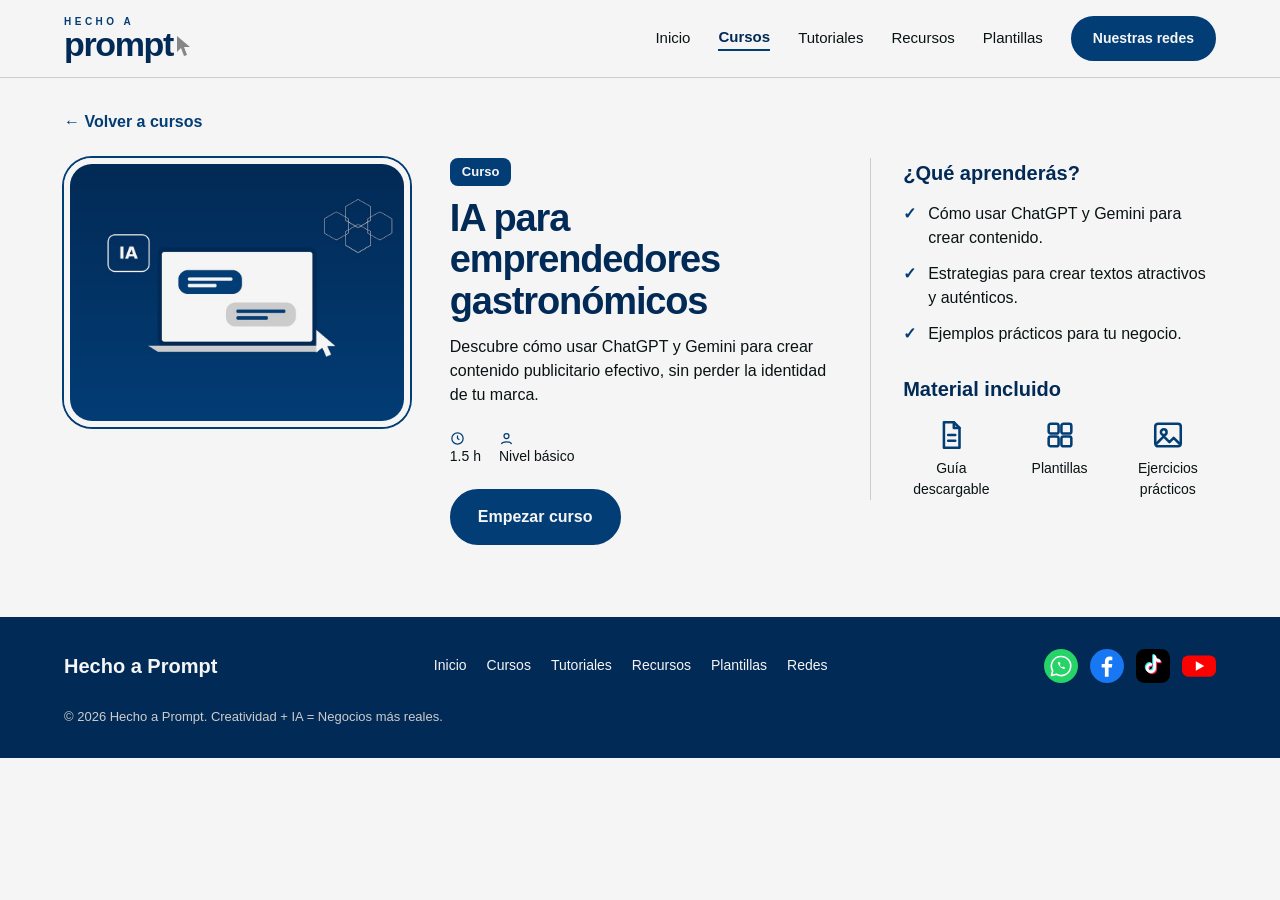
<file: web-curso/index.html>
<!doctype html>
<html lang="es">
<head>
<meta charset="utf-8">
<meta name="viewport" content="width=device-width,initial-scale=1">
<title>Curso | Hecho a Prompt</title>
<meta name="description" content="Detalle del curso.">
<link rel="stylesheet" href="/shared/css/variables.css">
<link rel="stylesheet" href="/shared/css/reset.css">
<link rel="stylesheet" href="/shared/css/components.css">
<link rel="stylesheet" href="/shared/css/sitio.css">
</head>
<body data-pagina="cursos">
<div id="cabecera"></div>
<main>
<div class="cont"><a class="volver" href="/web-cursos/">← Volver a cursos</a><div class="detalle" id="detalle"></div></div>
</main>
<div id="pie"></div>
<script src="/shared/js/links.js"></script>
<script src="/shared/js/contenido.js"></script>
<script src="/shared/js/layout.js"></script>
<script src="/shared/js/render.js"></script>
<script src="/web-curso/js/main.js"></script>
</body>
</html>
</file>
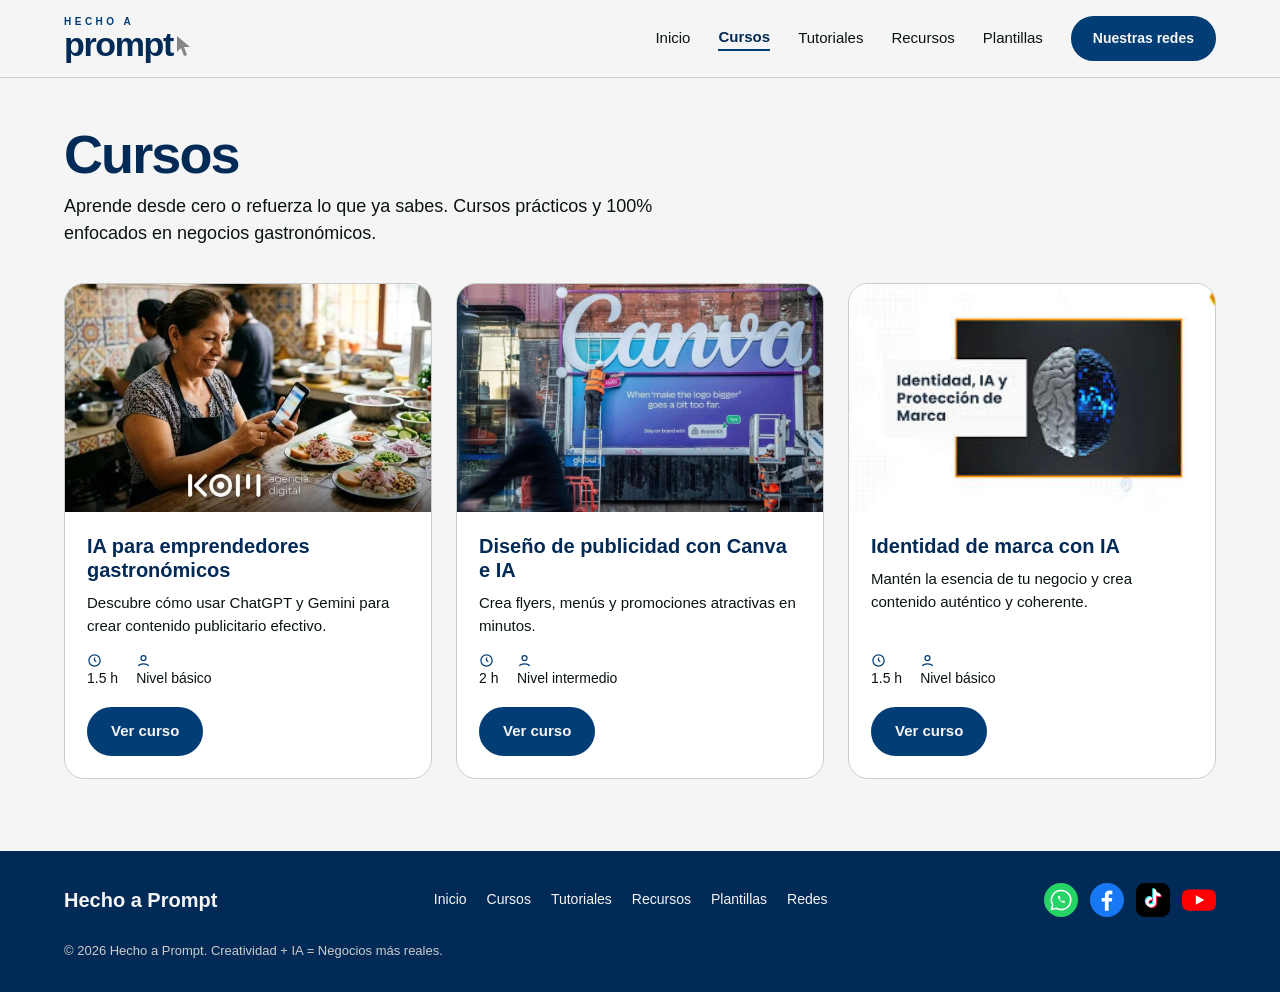
<file: web-cursos/index.html>
<!doctype html>
<html lang="es">
<head>
<meta charset="utf-8">
<meta name="viewport" content="width=device-width,initial-scale=1">
<title>Cursos | Hecho a Prompt</title>
<meta name="description" content="Cursos prácticos enfocados en negocios gastronómicos.">
<link rel="stylesheet" href="/shared/css/variables.css">
<link rel="stylesheet" href="/shared/css/reset.css">
<link rel="stylesheet" href="/shared/css/components.css">
<link rel="stylesheet" href="/shared/css/sitio.css">
</head>
<body data-pagina="cursos">
<div id="cabecera"></div>
<main>
<div class="cont pagina-cab"><h1>Cursos</h1><p>Aprende desde cero o refuerza lo que ya sabes. Cursos prácticos y 100% enfocados en negocios gastronómicos.</p></div>
<div class="cont rejilla" id="lista"></div>
</main>
<div id="pie"></div>
<script src="/shared/js/links.js"></script>
<script src="/shared/js/contenido.js"></script>
<script src="/shared/js/layout.js"></script>
<script src="/shared/js/render.js"></script>
<script src="/web-cursos/js/main.js"></script>
</body>
</html>
</file>
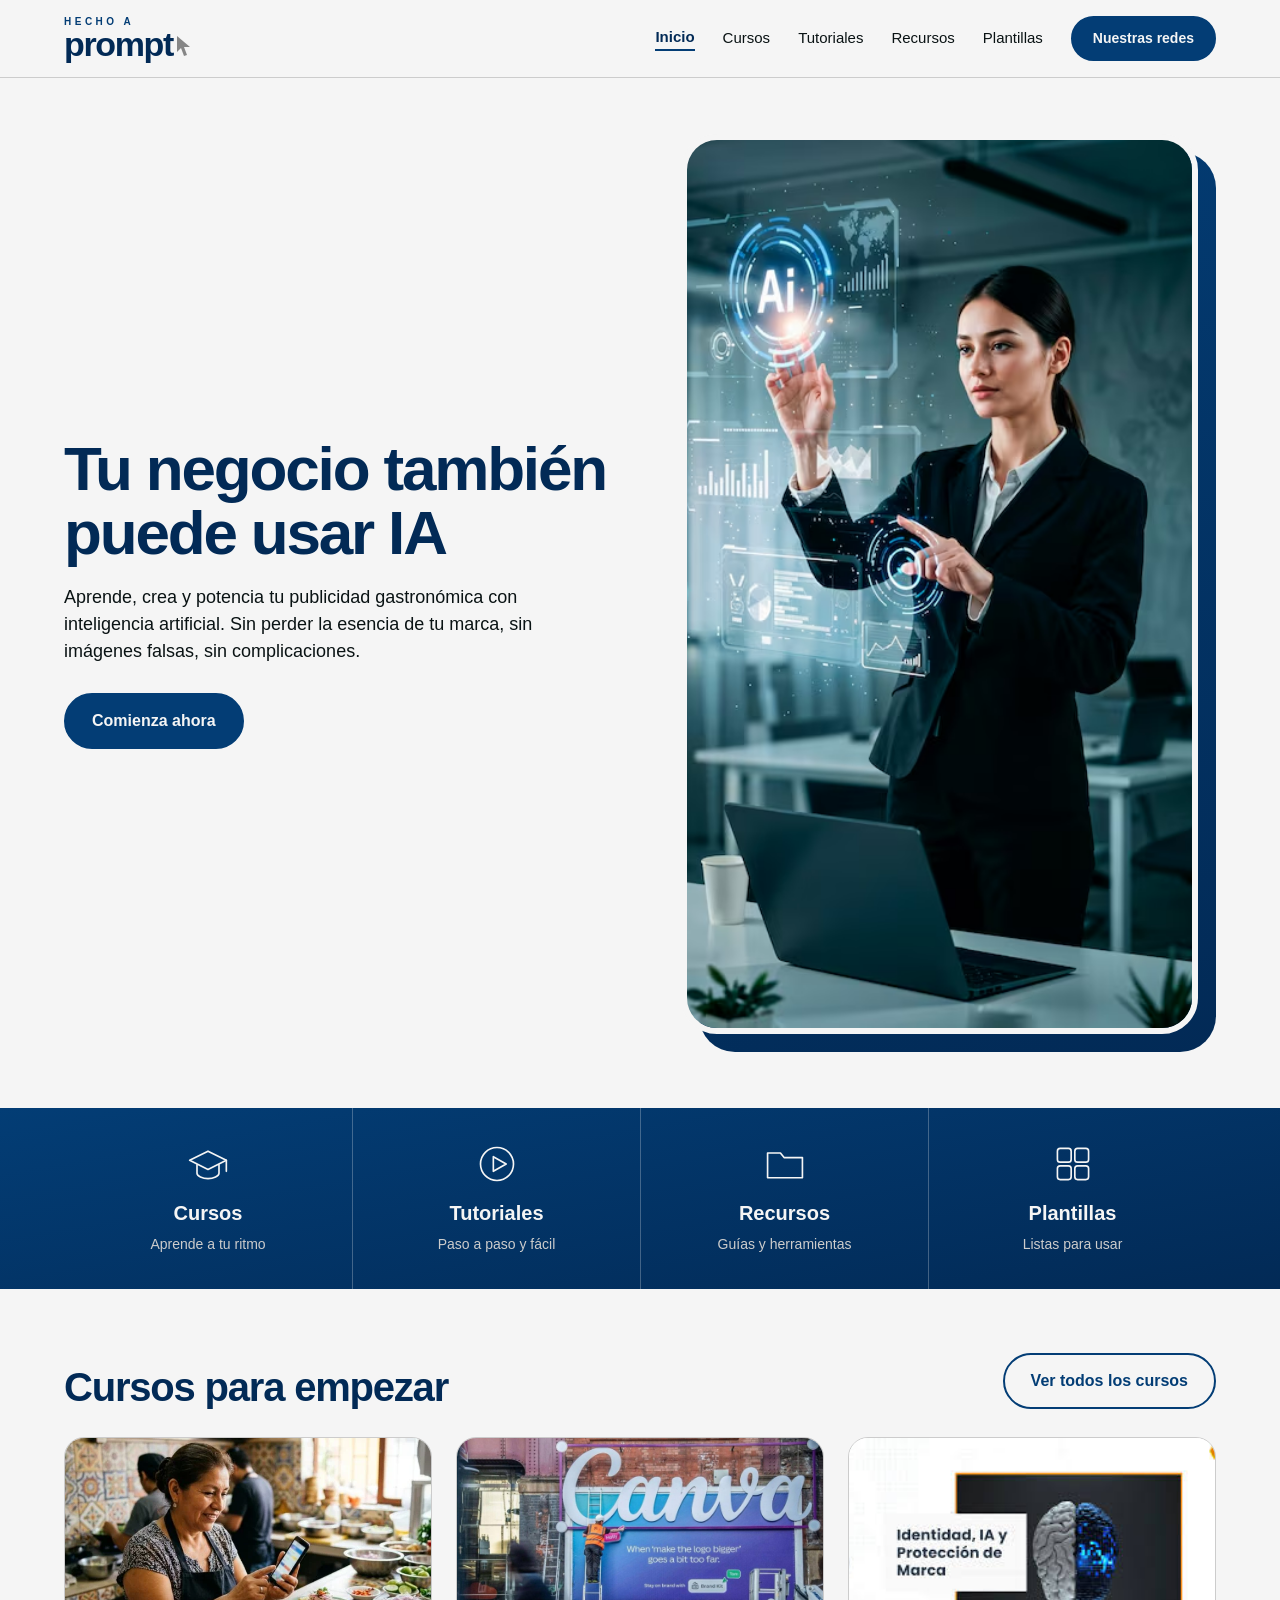
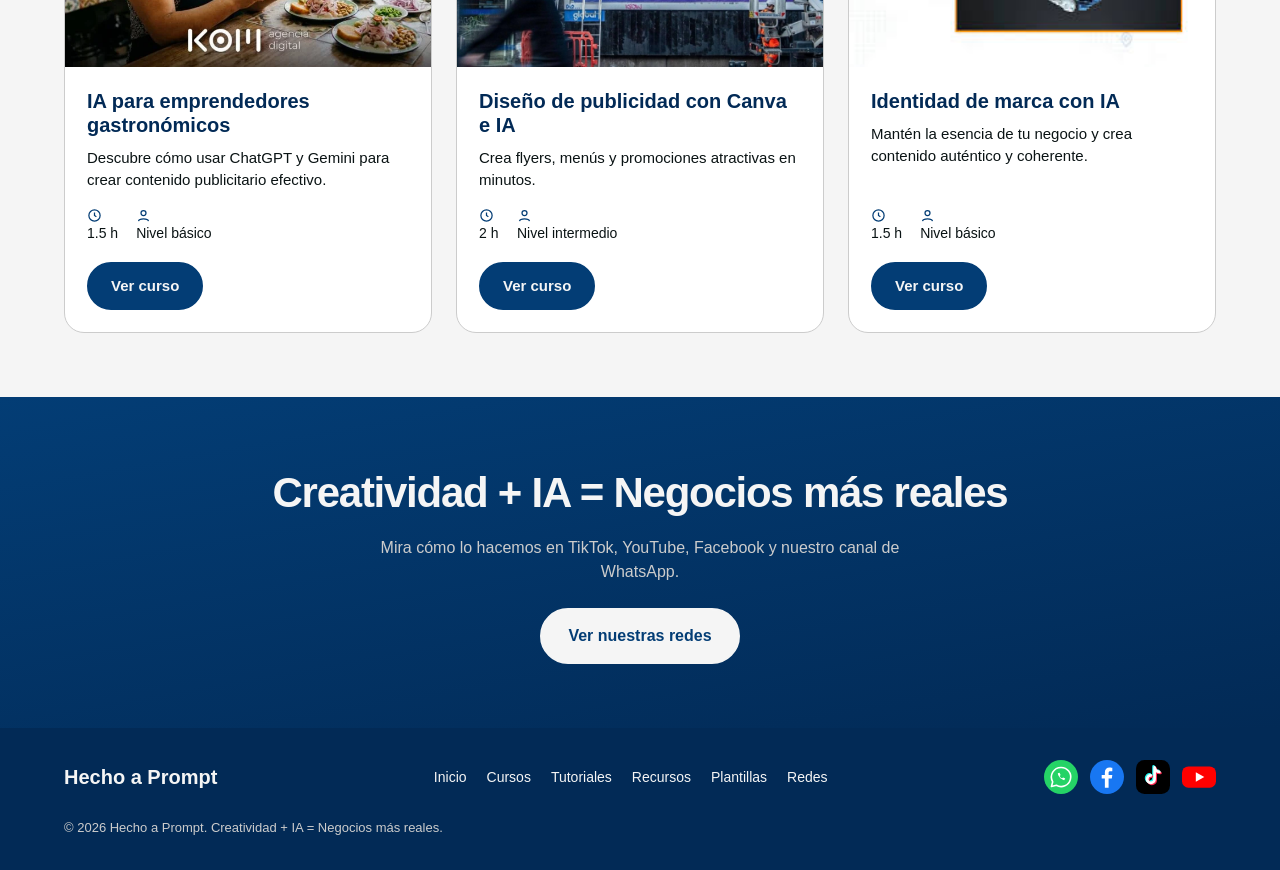
<file: web-inicio/index.html>
<!doctype html>
<html lang="es">
<head>
<meta charset="utf-8">
<meta name="viewport" content="width=device-width,initial-scale=1">
<title>Inicio | Hecho a Prompt</title>
<meta name="description" content="Cursos grabados para emprendedores que quieren usar IA a su ritmo.">
<link rel="stylesheet" href="/shared/css/variables.css">
<link rel="stylesheet" href="/shared/css/reset.css">
<link rel="stylesheet" href="/shared/css/components.css">
<link rel="stylesheet" href="/shared/css/sitio.css">
</head>
<body data-pagina="inicio">
<div id="cabecera"></div>
<main>
<div class="cont hero">
  <div>
    <h1>Tu negocio también puede usar IA</h1>
    <p>Aprende, crea y potencia tu publicidad gastronómica con inteligencia artificial. Sin perder la esencia de tu marca, sin imágenes falsas, sin complicaciones.</p>
    <a class="btn" href="/web-cursos/">Comienza ahora</a>
  </div>
  <div class="marco"><img src="/shared/assets/img/hero-inicio.jpg" alt="Emprendedor gastronómico usando IA para su publicidad" width="1200" height="900"></div>
</div>
<section class="franja"><div class="cont franja__in">
  <a href="/web-cursos/"><svg viewBox="0 0 48 48" aria-hidden="true"><path d="M24 10L4 20l20 10 20-10z"/><path d="M12 25v9c0 3 6 6 12 6s12-3 12-6v-9M44 20v12"/></svg><strong>Cursos</strong><span>Aprende a tu ritmo</span></a>
  <a href="/web-tutoriales/"><svg viewBox="0 0 48 48" aria-hidden="true"><circle cx="24" cy="24" r="18"/><path d="M20 16l14 8-14 8z"/></svg><strong>Tutoriales</strong><span>Paso a paso y fácil</span></a>
  <a href="/web-recursos/"><svg viewBox="0 0 48 48" aria-hidden="true"><path d="M5 12h14l4 5h20v22H5z"/></svg><strong>Recursos</strong><span>Guías y herramientas</span></a>
  <a href="/web-plantillas/"><svg viewBox="0 0 48 48" aria-hidden="true"><rect x="7" y="7" width="15" height="15" rx="3"/><rect x="26" y="7" width="15" height="15" rx="3"/><rect x="7" y="26" width="15" height="15" rx="3"/><rect x="26" y="26" width="15" height="15" rx="3"/></svg><strong>Plantillas</strong><span>Listas para usar</span></a>
</div></section>
<section class="cont seccion">
  <div class="seccion__cab"><h2 class="titulo">Cursos para empezar</h2><a class="btn btn--borde" href="/web-cursos/">Ver todos los cursos</a></div>
  <div class="rejilla" id="destacados" style="padding:0"></div>
</section>
<section class="cierre"><div class="cont">
  <h2>Creatividad + IA = Negocios más reales</h2>
  <p>Mira cómo lo hacemos en TikTok, YouTube, Facebook y nuestro canal de WhatsApp.</p>
  <a class="btn btn--claro" href="/web-redes/">Ver nuestras redes</a>
</div></section>
</main>
<div id="pie"></div>
<script src="/shared/js/links.js"></script>
<script src="/shared/js/contenido.js"></script>
<script src="/shared/js/layout.js"></script>
<script src="/shared/js/render.js"></script>
<script src="/web-inicio/js/main.js"></script>
</body>
</html>
</file>
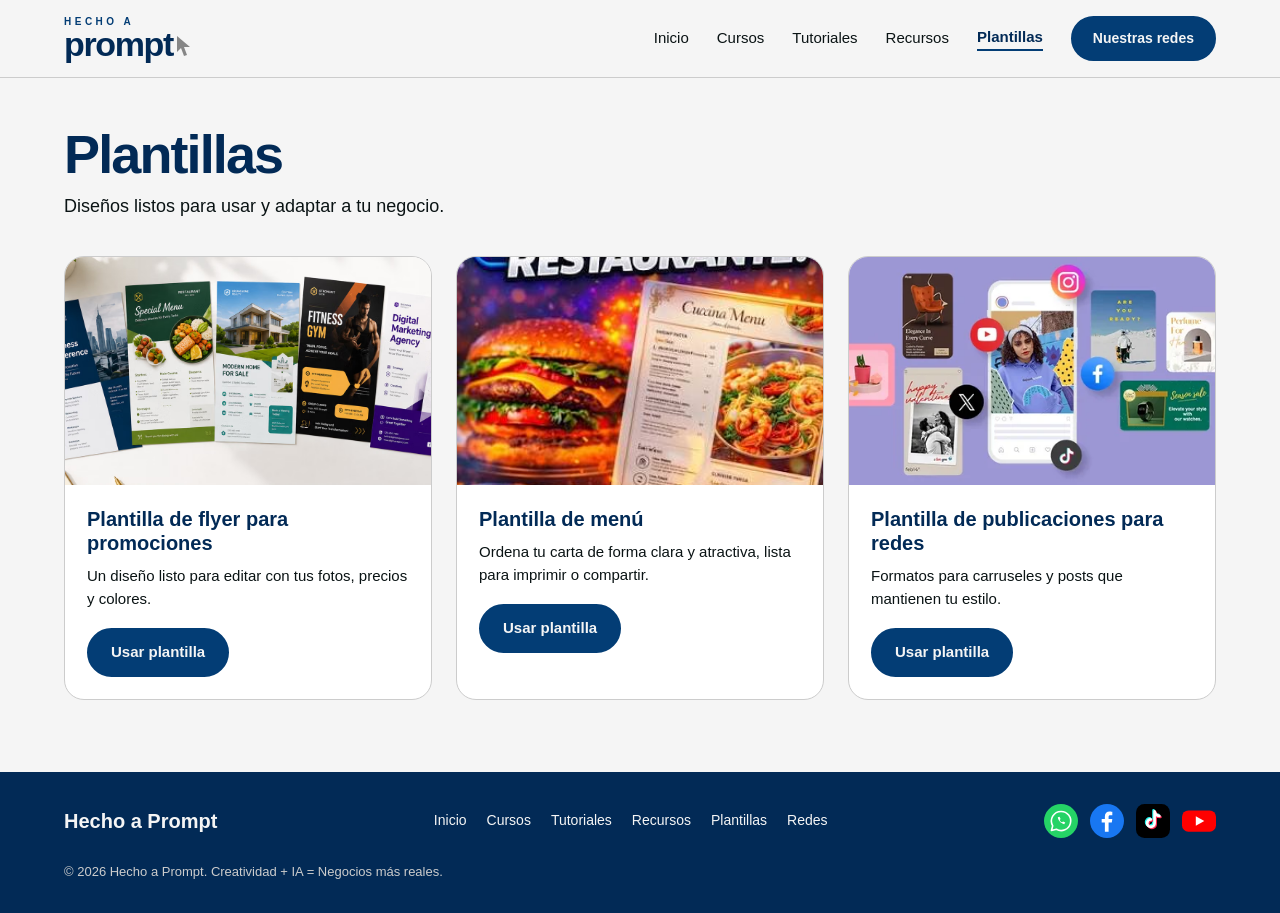
<file: web-plantillas/index.html>
<!doctype html>
<html lang="es">
<head>
<meta charset="utf-8">
<meta name="viewport" content="width=device-width,initial-scale=1">
<title>Plantillas | Hecho a Prompt</title>
<meta name="description" content="Plantillas listas para usar en tu negocio.">
<link rel="stylesheet" href="/shared/css/variables.css">
<link rel="stylesheet" href="/shared/css/reset.css">
<link rel="stylesheet" href="/shared/css/components.css">
<link rel="stylesheet" href="/shared/css/sitio.css">
</head>
<body data-pagina="plantillas">
<div id="cabecera"></div>
<main>
<div class="cont pagina-cab"><h1>Plantillas</h1><p>Diseños listos para usar y adaptar a tu negocio.</p></div>
<div class="cont rejilla" id="lista"></div>
</main>
<div id="pie"></div>
<script src="/shared/js/links.js"></script>
<script src="/shared/js/contenido.js"></script>
<script src="/shared/js/layout.js"></script>
<script src="/shared/js/render.js"></script>
<script src="/web-plantillas/js/main.js"></script>
</body>
</html>
</file>
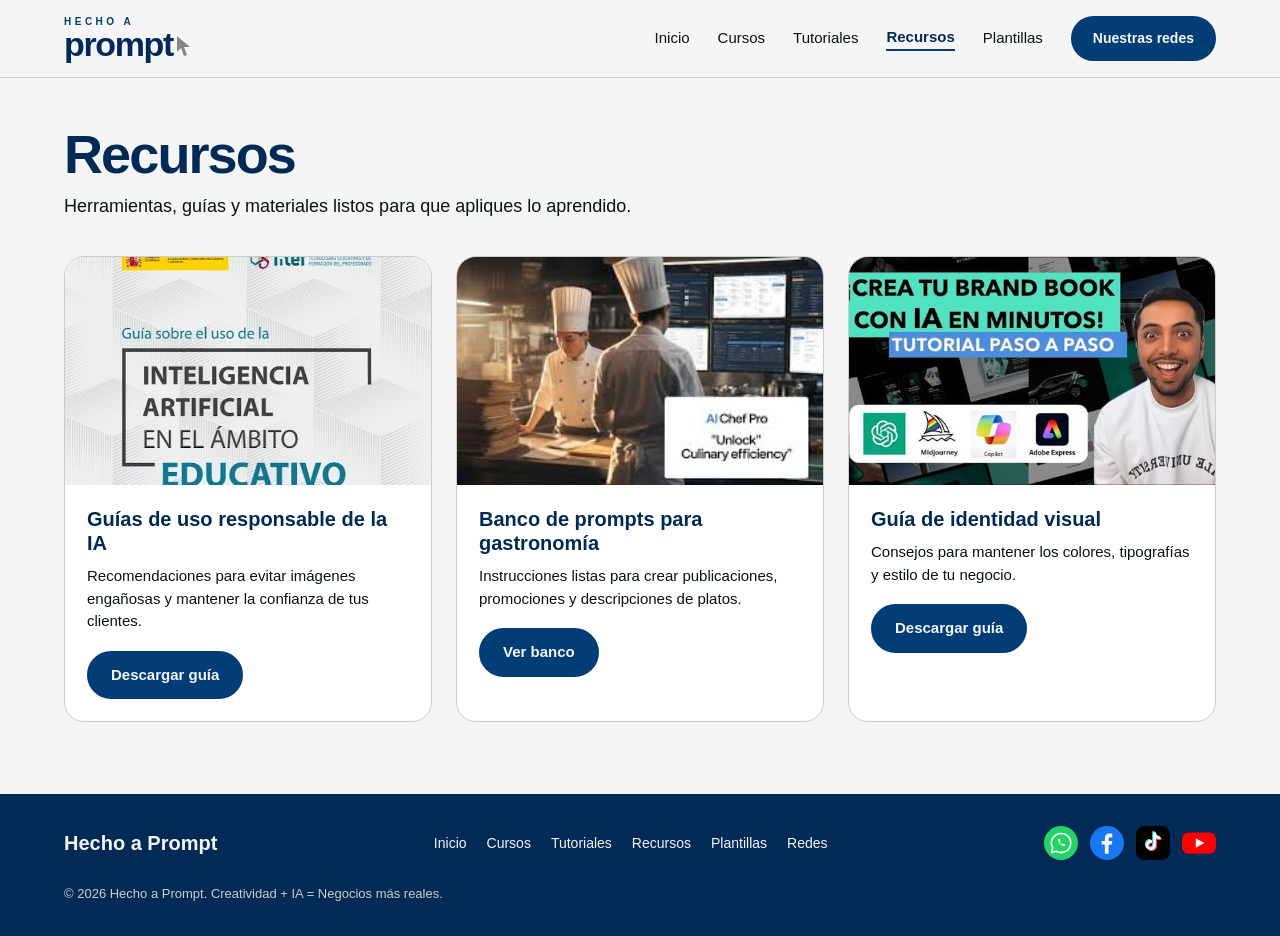
<file: web-recursos/index.html>
<!doctype html>
<html lang="es">
<head>
<meta charset="utf-8">
<meta name="viewport" content="width=device-width,initial-scale=1">
<title>Recursos | Hecho a Prompt</title>
<meta name="description" content="Herramientas, guías y materiales listos para aplicar.">
<link rel="stylesheet" href="/shared/css/variables.css">
<link rel="stylesheet" href="/shared/css/reset.css">
<link rel="stylesheet" href="/shared/css/components.css">
<link rel="stylesheet" href="/shared/css/sitio.css">
</head>
<body data-pagina="recursos">
<div id="cabecera"></div>
<main>
<div class="cont pagina-cab"><h1>Recursos</h1><p>Herramientas, guías y materiales listos para que apliques lo aprendido.</p></div>
<div class="cont rejilla" id="lista"></div>
</main>
<div id="pie"></div>
<script src="/shared/js/links.js"></script>
<script src="/shared/js/contenido.js"></script>
<script src="/shared/js/layout.js"></script>
<script src="/shared/js/render.js"></script>
<script src="/web-recursos/js/main.js"></script>
</body>
</html>
</file>
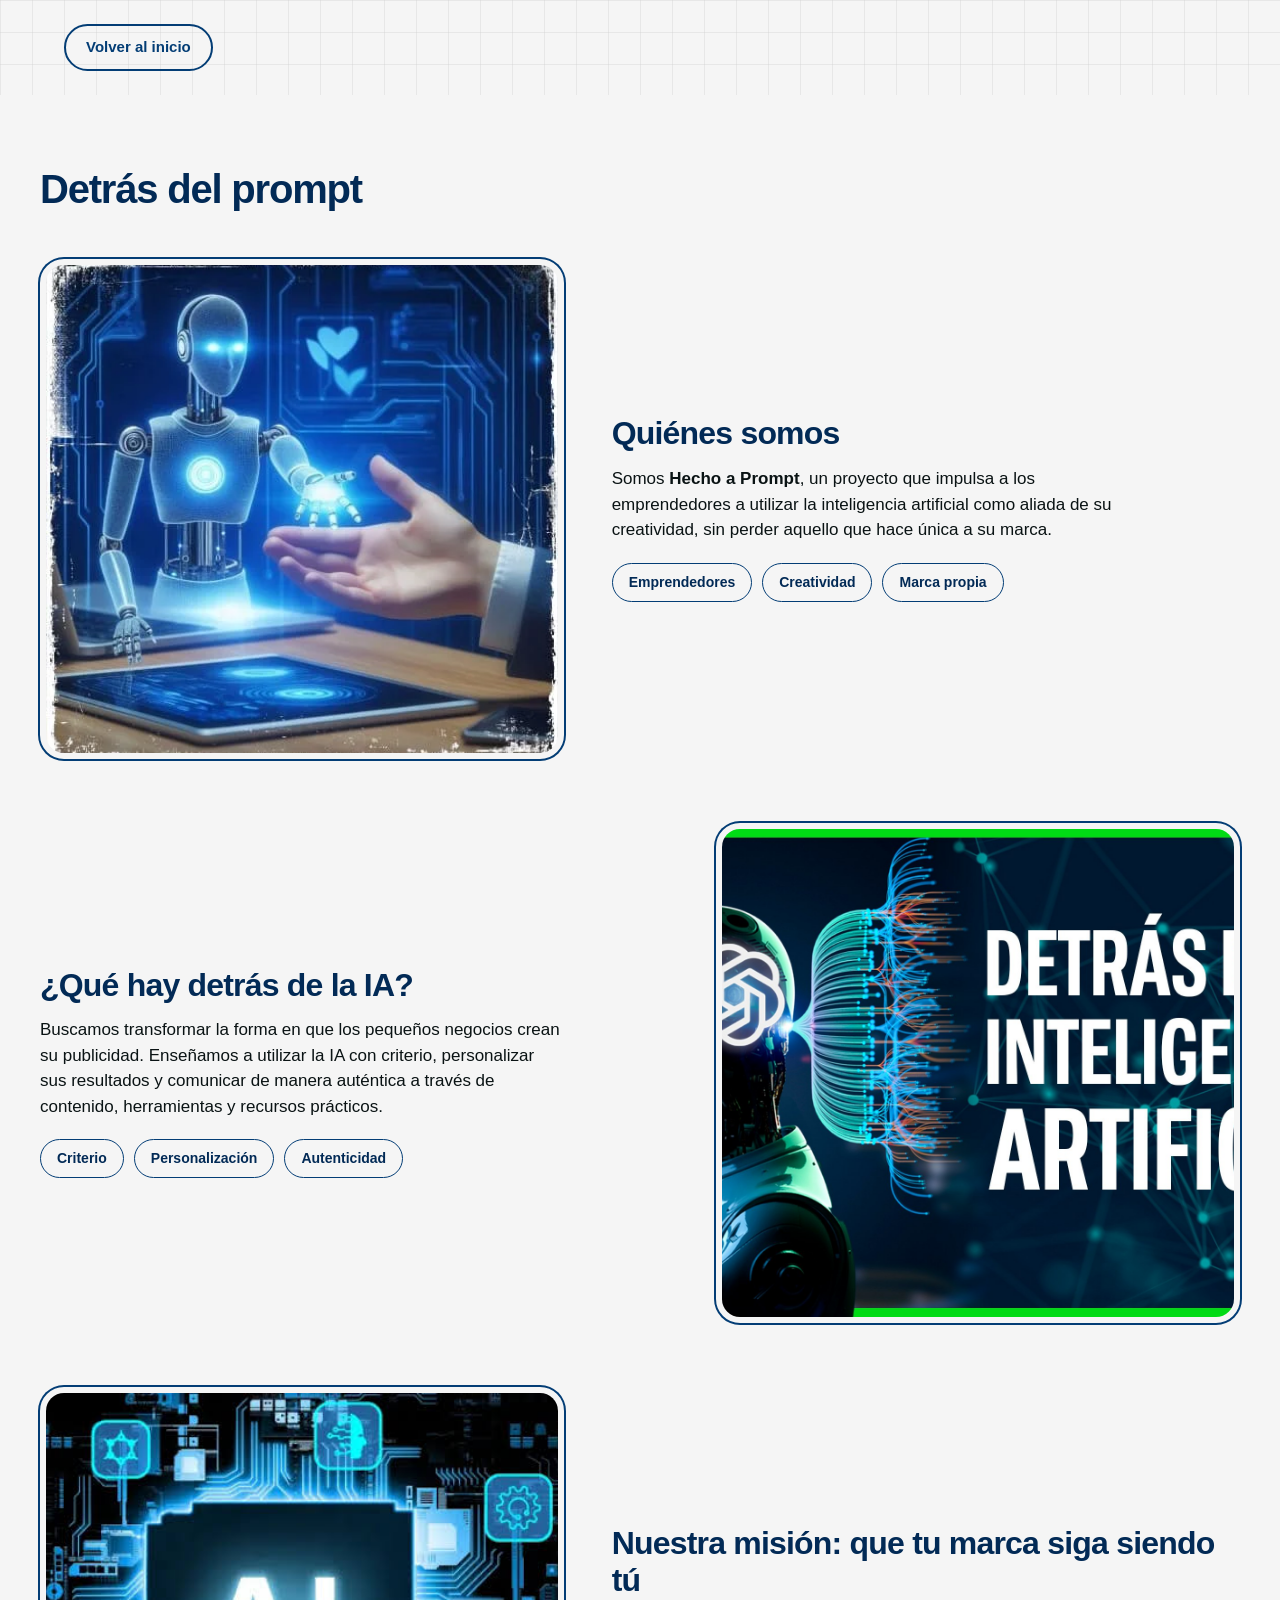
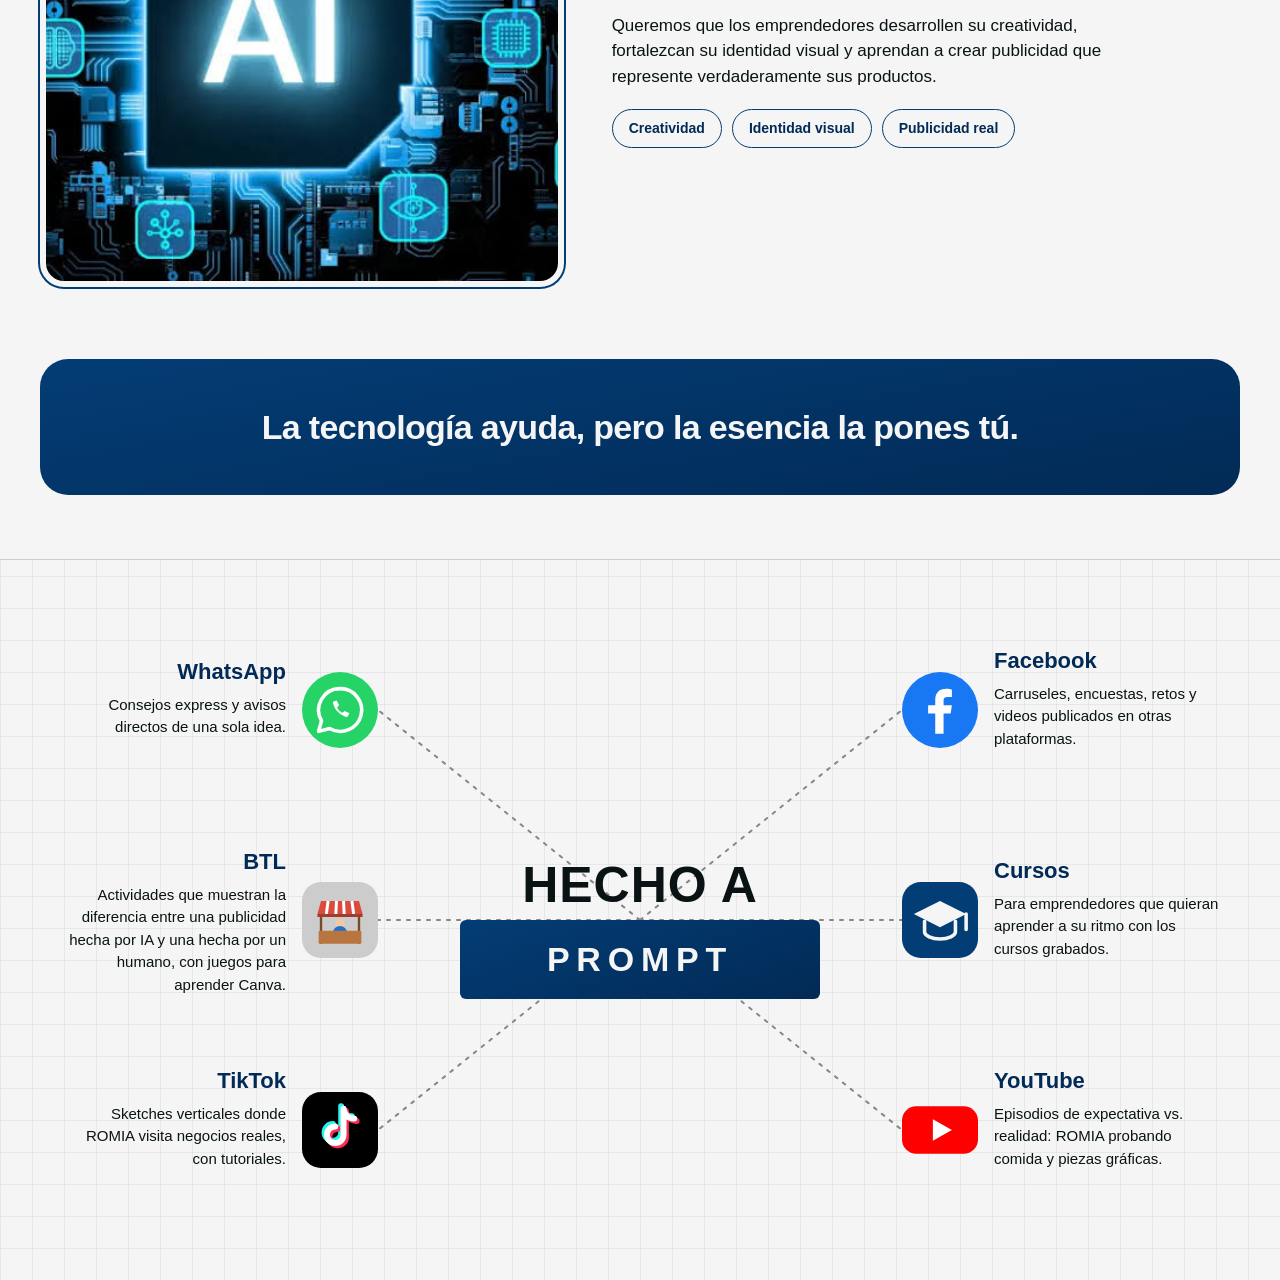
<file: web-redes/index.html>
<!doctype html>
<html lang="es">
<head>
<meta charset="utf-8">
<meta name="viewport" content="width=device-width,initial-scale=1">
<title>Redes | Hecho a Prompt</title>
<link rel="stylesheet" href="/shared/css/variables.css">
<link rel="stylesheet" href="/shared/css/reset.css">
<link rel="stylesheet" href="/shared/css/components.css">
<link rel="stylesheet" href="/web-redes/css/styles.css">
</head>
<body>
<header class="barra"><a class="btn btn--borde" href="/web-inicio/">Volver al inicio</a></header>

<section class="detras" id="detras">
  <div class="detras__in">
    <h2 class="titulo">Detrás del prompt</h2>
    <div class="bloques">
      <article class="bloque">
        <img class="bloque__img" src="/web-redes/assets/img/quienes-somos.jpg" alt="Hecho a Prompt, quiénes somos" width="800" height="500" loading="lazy">
        <div>
          <h3>Quiénes somos</h3>
          <p>Somos <strong>Hecho a Prompt</strong>, un proyecto que impulsa a los emprendedores a utilizar la inteligencia artificial como aliada de su creatividad, sin perder aquello que hace única a su marca.</p>
          <ul class="chips"><li>Emprendedores</li><li>Creatividad</li><li>Marca propia</li></ul>
        </div>
      </article>
      <article class="bloque bloque--inv">
        <img class="bloque__img" src="/web-redes/assets/img/que-hay-detras.jpg" alt="Cómo usamos la inteligencia artificial" width="800" height="500" loading="lazy">
        <div>
          <h3>¿Qué hay detrás de la IA?</h3>
          <p>Buscamos transformar la forma en que los pequeños negocios crean su publicidad. Enseñamos a utilizar la IA con criterio, personalizar sus resultados y comunicar de manera auténtica a través de contenido, herramientas y recursos prácticos.</p>
          <ul class="chips"><li>Criterio</li><li>Personalización</li><li>Autenticidad</li></ul>
        </div>
      </article>
      <article class="bloque">
        <img class="bloque__img" src="/web-redes/assets/img/mision.jpg" alt="Nuestra misión" width="800" height="500" loading="lazy">
        <div>
          <h3>Nuestra misión: que tu marca siga siendo tú</h3>
          <p>Queremos que los emprendedores desarrollen su creatividad, fortalezcan su identidad visual y aprendan a crear publicidad que represente verdaderamente sus productos.</p>
          <ul class="chips"><li>Creatividad</li><li>Identidad visual</li><li>Publicidad real</li></ul>
        </div>
      </article>
      <!-- Para otro bloque: copia un <article> completo y cambia imagen y texto.
           En los bloques pares agrega la clase bloque--inv para alternar el lado. -->
    </div>
    <div class="cita"><p>La tecnología ayuda, pero la esencia la pones tú.</p></div>

  </div>
</section>

<main class="lienzo">
  <div class="mapa">
    <svg class="mapa__lineas" viewBox="0 0 1200 640" aria-hidden="true"><path d="M600 320L338 110M600 320L338 320M600 320L338 530M600 320L862 110M600 320L862 320M600 320L862 530"/></svg>
    <div class="centro"><span class="centro__a">HECHO A</span><span class="centro__prompt">PROMPT</span></div>

    <a class="nodo nodo--izq fila1" data-link="whatsapp"><img class="nodo__icono" src="/shared/assets/icons/whatsapp.svg" alt=""><div class="nodo__txt"><h2>WhatsApp</h2><p>Consejos express y avisos directos de una sola idea.</p><span class="nodo__ir">Abrir</span></div></a>
    <a class="nodo nodo--der fila1" data-link="facebook"><img class="nodo__icono" src="/shared/assets/icons/facebook.svg" alt=""><div class="nodo__txt"><h2>Facebook</h2><p>Carruseles, encuestas, retos y videos publicados en otras plataformas.</p><span class="nodo__ir">Abrir</span></div></a>

    <div class="nodo nodo--izq fila2"><img class="nodo__icono" src="/shared/assets/icons/btl.svg" alt=""><div class="nodo__txt"><h2>BTL</h2><p>Actividades que muestran la diferencia entre una publicidad hecha por IA y una hecha por un humano, con juegos para aprender Canva.</p></div></div>
    <a class="nodo nodo--der fila2" data-link="cursos"><img class="nodo__icono" src="/shared/assets/icons/cursos.svg" alt=""><div class="nodo__txt"><h2>Cursos</h2><p>Para emprendedores que quieran aprender a su ritmo con los cursos grabados.</p><span class="nodo__ir">Abrir</span></div></a>

    <a class="nodo nodo--izq fila3" data-link="tiktok"><img class="nodo__icono" src="/shared/assets/icons/tiktok.svg" alt=""><div class="nodo__txt"><h2>TikTok</h2><p>Sketches verticales donde ROMIA visita negocios reales, con tutoriales.</p><span class="nodo__ir">Abrir</span></div></a>
    <a class="nodo nodo--der fila3" data-link="youtube"><img class="nodo__icono" src="/shared/assets/icons/youtube.svg" alt=""><div class="nodo__txt"><h2>YouTube</h2><p>Episodios de expectativa vs. realidad: ROMIA probando comida y piezas gráficas.</p><span class="nodo__ir">Abrir</span></div></a>
  </div>
</main>

<script src="/shared/js/links.js"></script>
<script src="/web-redes/js/main.js"></script>
</body>
</html>
</file>
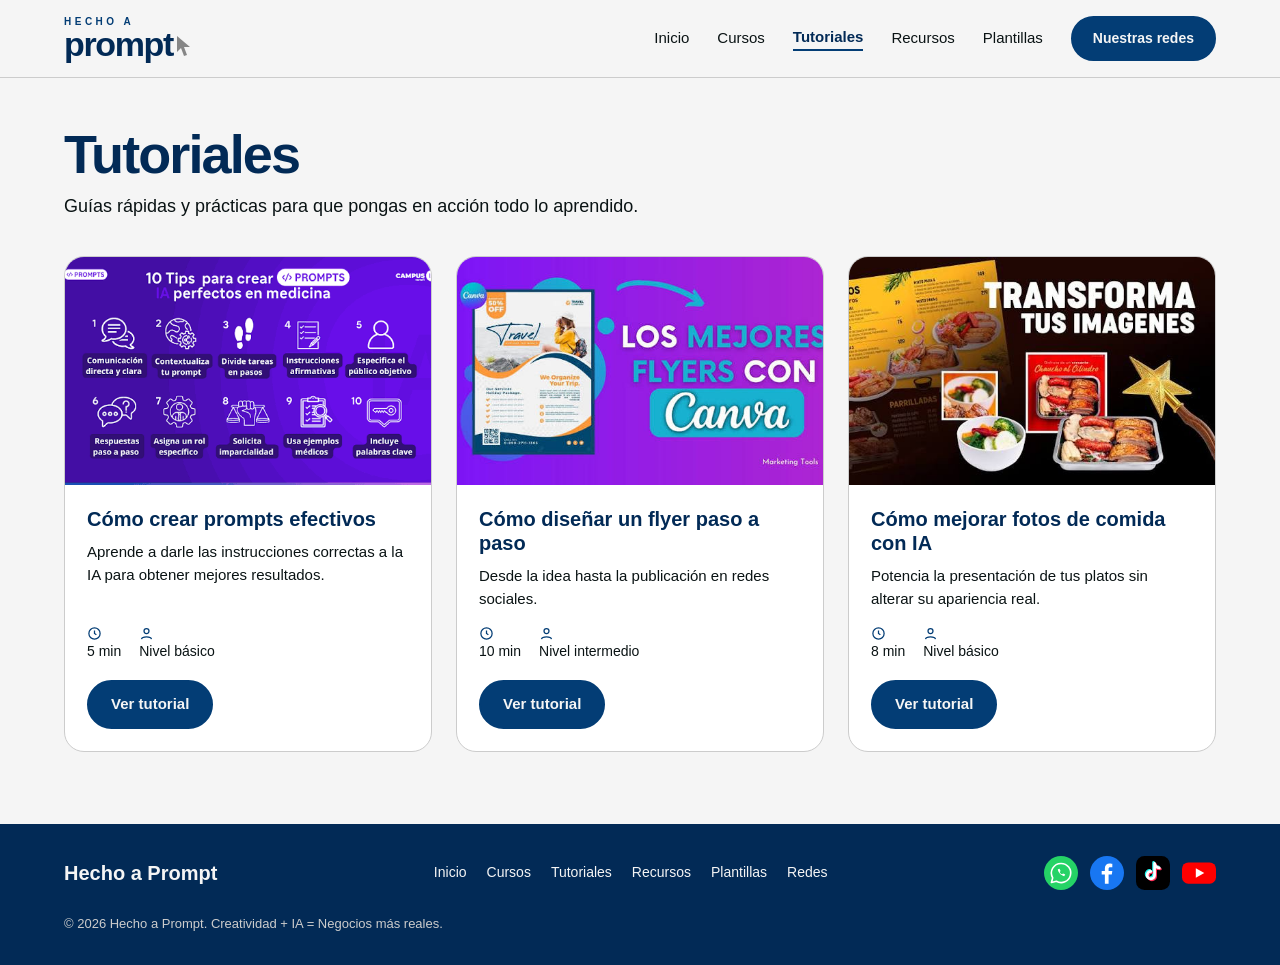
<file: web-tutoriales/index.html>
<!doctype html>
<html lang="es">
<head>
<meta charset="utf-8">
<meta name="viewport" content="width=device-width,initial-scale=1">
<title>Tutoriales | Hecho a Prompt</title>
<meta name="description" content="Guías rápidas y prácticas para poner en acción lo aprendido.">
<link rel="stylesheet" href="/shared/css/variables.css">
<link rel="stylesheet" href="/shared/css/reset.css">
<link rel="stylesheet" href="/shared/css/components.css">
<link rel="stylesheet" href="/shared/css/sitio.css">
</head>
<body data-pagina="tutoriales">
<div id="cabecera"></div>
<main>
<div class="cont pagina-cab"><h1>Tutoriales</h1><p>Guías rápidas y prácticas para que pongas en acción todo lo aprendido.</p></div>
<div class="cont rejilla" id="lista"></div>
</main>
<div id="pie"></div>
<script src="/shared/js/links.js"></script>
<script src="/shared/js/contenido.js"></script>
<script src="/shared/js/layout.js"></script>
<script src="/shared/js/render.js"></script>
<script src="/web-tutoriales/js/main.js"></script>
</body>
</html>
</file>
<file: shared/css/variables.css>
:root{
  --azul:#033D75; --azul-oscuro:#022A56;
  --gris:#868686; --gris-claro:#CCCCCC;
  --blanco:#F5F5F5; --negro:#0A1314;
  --fuente:'Helvetica Neue',Helvetica,Arial,sans-serif;
  --pagina:1200px;
}
</file>
<file: shared/css/components.css>
.logo{display:flex;flex-direction:column;line-height:1}
.logo__top{font-size:10px;letter-spacing:.35em;font-weight:700;color:var(--azul)}
.logo__main{display:flex;align-items:flex-end;font-size:34px;font-weight:700;letter-spacing:-.04em;color:var(--azul-oscuro)}
.logo__main svg{width:18px;height:22px;margin:0 0 4px 2px}
.btn{display:inline-block;padding:14px 26px;border-radius:999px;font-weight:700;border:2px solid var(--azul);background:var(--azul);color:var(--blanco);transition:background .2s}
.btn:hover{background:var(--azul-oscuro)}
.btn--borde{background:transparent;color:var(--azul)}
.btn--borde:hover{background:var(--azul);color:var(--blanco)}
</file>
<file: shared/css/sitio.css>
.cont{max-width:var(--pagina);margin:0 auto;padding:0 24px}
.cab{position:sticky;top:0;z-index:20;background:var(--blanco);border-bottom:1px solid var(--gris-claro)}
.cab__in{max-width:var(--pagina);margin:0 auto;padding:16px 24px;display:flex;align-items:center;justify-content:space-between;gap:16px}
.cab__menu{display:flex;align-items:center;gap:28px;font-size:15px}
.cab__menu a[aria-current="page"]:not(.btn){color:var(--azul-oscuro);font-weight:700;border-bottom:2px solid var(--azul)}
.cab__menu a.btn{padding:10px 20px;font-size:14px;color:var(--blanco);border:2px solid var(--azul)}
.cab__burger{display:none;flex-direction:column;gap:5px;background:none;border:0;padding:8px;cursor:pointer}
.cab__burger span{width:24px;height:3px;background:var(--azul-oscuro);border-radius:2px}
.hero{display:grid;grid-template-columns:1.05fr 1fr;gap:56px;align-items:center;padding:56px 24px}
.hero h1{font-size:clamp(38px,5.5vw,62px);line-height:1.03;letter-spacing:-.035em;color:var(--azul-oscuro)}
.hero p{font-size:18px;max-width:480px;margin-top:20px}
.hero .btn{margin-top:28px}
.marco{position:relative;margin-right:18px;margin-bottom:18px}
.marco::before{content:"";position:absolute;inset:18px -18px -18px 18px;border-radius:36px;background:linear-gradient(160deg,var(--azul),var(--azul-oscuro))}
.marco img{position:relative;width:100%;aspect-ratio:4/3;object-fit:cover;border-radius:36px;border:6px solid var(--blanco)}
.franja{background:linear-gradient(170deg,var(--azul),var(--azul-oscuro));color:var(--blanco)}
.franja__in{display:grid;grid-template-columns:repeat(4,1fr)}
.franja a{display:flex;flex-direction:column;align-items:center;gap:6px;padding:34px 16px;text-align:center;border-left:1px solid #F5F5F544;transition:background .2s}
.franja a:first-child{border-left:0}
.franja a:hover{background:#F5F5F514}
.franja svg{width:44px;height:44px;margin-bottom:6px;stroke:var(--blanco);fill:none;stroke-width:1.8;stroke-linecap:round;stroke-linejoin:round}
.franja strong{font-size:20px}.franja span{font-size:14px;color:var(--gris-claro)}
.seccion{padding:64px 24px}
.seccion__cab{display:flex;justify-content:space-between;align-items:flex-end;gap:16px;flex-wrap:wrap;margin-bottom:28px}
h2.titulo{font-size:clamp(28px,4vw,40px);letter-spacing:-.03em;color:var(--azul-oscuro);line-height:1.1}
.pagina-cab{padding:48px 24px 8px}
.pagina-cab h1{font-size:clamp(36px,5vw,54px);letter-spacing:-.035em;color:var(--azul-oscuro);line-height:1.05}
.pagina-cab p{margin-top:10px;max-width:640px;font-size:18px}
.rejilla{display:grid;grid-template-columns:repeat(3,1fr);gap:24px;padding:28px 24px 72px}
.tarjeta{display:flex;flex-direction:column;background:#fff;border:1px solid var(--gris-claro);border-radius:20px;overflow:hidden}
.tarjeta__img{width:100%;aspect-ratio:16/10;object-fit:cover;background:var(--gris-claro)}
.tarjeta__cuerpo{display:flex;flex-direction:column;gap:10px;padding:22px;flex:1}
.tarjeta h2{font-size:20px;line-height:1.2;color:var(--azul-oscuro)}
.tarjeta p{font-size:15px}
.tarjeta__meta{display:flex;gap:18px;flex-wrap:wrap;font-size:14px;margin-top:auto;padding-top:6px}
.tarjeta__meta svg{width:15px;height:15px;vertical-align:-2px;margin-right:5px;stroke:var(--azul);fill:none;stroke-width:2}
.tarjeta .btn{align-self:flex-start;padding:11px 22px;font-size:15px;margin-top:8px;color:var(--blanco)}
.cierre{background:linear-gradient(170deg,var(--azul),var(--azul-oscuro));color:var(--blanco);text-align:center;padding:64px 24px}
.cierre h2{font-size:clamp(28px,4vw,42px);letter-spacing:-.03em}
.cierre p{margin:12px auto 24px;max-width:520px;color:var(--gris-claro)}
.btn--claro{background:var(--blanco);color:var(--azul);border-color:var(--blanco)}
.btn--claro:hover{background:var(--gris-claro)}
.volver{display:inline-block;margin:32px 0 8px;color:var(--azul);font-weight:700}
.detalle{display:grid;grid-template-columns:1fr 1.1fr 1fr;gap:40px;padding:16px 0 72px;align-items:start}
.detalle__img{width:100%;aspect-ratio:9/7;object-fit:cover;border-radius:28px;border:6px solid var(--blanco);box-shadow:0 0 0 2px var(--azul)}
.etiqueta{display:inline-block;background:var(--azul);color:var(--blanco);font-size:13px;font-weight:700;padding:4px 12px;border-radius:8px}
.detalle h1{margin:12px 0;font-size:clamp(28px,3.4vw,38px);line-height:1.1;letter-spacing:-.03em;color:var(--azul-oscuro)}
.detalle .tarjeta__meta{margin:18px 0 22px}
.detalle__lado{border-left:1px solid var(--gris-claro);padding-left:32px}
.detalle__lado h2{font-size:20px;color:var(--azul-oscuro);margin:0 0 14px}
.lista-check{list-style:none;padding:0;margin:0 0 28px;display:grid;gap:12px}
.lista-check li{display:flex;gap:12px}
.lista-check li::before{content:"✓";color:var(--azul);font-weight:700}
.material{display:grid;grid-template-columns:repeat(3,1fr);gap:12px;text-align:center;font-size:14px}
.material svg{width:34px;height:34px;margin:0 auto 6px;stroke:var(--azul);fill:none;stroke-width:1.8;stroke-linecap:round;stroke-linejoin:round}
.pie{background:var(--azul-oscuro);color:var(--blanco)}
.pie__in{display:flex;flex-wrap:wrap;gap:24px;justify-content:space-between;align-items:center;padding:32px 24px}
.pie strong{font-size:20px}
.pie nav{display:flex;gap:20px;flex-wrap:wrap;font-size:14px}
.pie__redes{display:flex;gap:12px}
.pie__redes img{width:34px;height:34px;transition:transform .2s}
.pie__redes a:hover img{transform:translateY(-3px)}
.pie small{width:100%;color:var(--gris-claro);font-size:13px}
@media (max-width:1060px){.detalle{grid-template-columns:1fr 1fr}.detalle__lado{grid-column:1/-1;border-left:0;padding-left:0;border-top:1px solid var(--gris-claro);padding-top:28px}}
@media (max-width:980px){.rejilla{grid-template-columns:repeat(2,1fr)}}
@media (max-width:860px){
  .cab__burger{display:flex}
  .cab__menu{display:none;position:absolute;left:0;right:0;top:100%;background:var(--blanco);flex-direction:column;align-items:stretch;gap:0;padding:8px 24px 20px;border-bottom:1px solid var(--gris-claro)}
  .cab__menu.abierto{display:flex}
  .cab__menu a:not(.btn){padding:14px 0;border-bottom:1px solid var(--gris-claro)!important}
  .cab__menu a.btn{margin-top:16px;text-align:center}
  .hero{grid-template-columns:1fr;gap:36px;padding-top:36px}
  .franja__in{grid-template-columns:repeat(2,1fr)}
  .franja a:nth-child(3){border-left:0}.franja a:nth-child(n+3){border-top:1px solid #F5F5F544}
  .seccion{padding:48px 24px}
}
@media (max-width:640px){.rejilla{grid-template-columns:1fr}.detalle{grid-template-columns:1fr}.material{grid-template-columns:repeat(3,1fr)}}
</file>
<file: web-redes/css/styles.css>
body{background-color:var(--blanco);background-image:linear-gradient(#CCCCCC55 1px,transparent 1px),linear-gradient(90deg,#CCCCCC55 1px,transparent 1px);background-size:32px 32px;min-height:100vh}
.barra{max-width:var(--pagina);margin:0 auto;padding:24px}
.barra .btn{padding:10px 20px;font-size:15px}

/* ===== Detrás del prompt ===== */
.detras{background:var(--blanco);border-bottom:1px solid var(--gris-claro);padding:72px 24px 64px}
.detras__in{max-width:1200px;margin:0 auto}
.titulo{margin:0 0 48px;font-size:clamp(28px,4vw,40px);line-height:1.1;letter-spacing:-.03em;color:var(--azul-oscuro)}
.bloques{display:grid;gap:64px}
.bloque{display:grid;grid-template-columns:5fr 6fr;gap:48px;align-items:center}
.bloque--inv{grid-template-columns:6fr 5fr}
.bloque--inv .bloque__img{order:2}
.bloque__img{width:100%;aspect-ratio:16/10;object-fit:cover;border-radius:24px;border:6px solid var(--blanco);box-shadow:0 0 0 2px var(--azul);background:var(--gris-claro)}
.bloque h3{margin:0 0 14px;font-size:clamp(24px,3vw,32px);line-height:1.15;letter-spacing:-.025em;color:var(--azul-oscuro)}
.bloque p{max-width:520px;font-size:17px}
.chips{display:flex;flex-wrap:wrap;gap:10px;list-style:none;margin:20px 0 0;padding:0}
.chips li{border:1.5px solid var(--azul);border-radius:999px;padding:8px 16px;font-size:14px;font-weight:700;color:var(--azul-oscuro)}
.cita{margin:72px 0 0;padding:48px 32px;border-radius:28px;text-align:center;color:var(--blanco);background:linear-gradient(170deg,var(--azul),var(--azul-oscuro))}
.cita p{max-width:760px;margin:0 auto;font-size:clamp(22px,3.4vw,34px);font-weight:700;line-height:1.2;letter-spacing:-.02em}

/* ===== Mapa de redes ===== */
.lienzo{overflow-x:auto;padding:40px 0}
.mapa{position:relative;width:1200px;height:640px;margin:0 auto}
.mapa__lineas{position:absolute;inset:0;width:1200px;height:640px;fill:none;stroke:var(--gris);stroke-width:2;stroke-dasharray:3 7;stroke-linecap:round}
.centro{position:absolute;left:420px;top:260px;width:360px;text-align:center;z-index:2}
.centro__a{display:block;font-size:50px;font-weight:700;letter-spacing:.02em;line-height:1}
.centro__prompt{display:block;margin-top:10px;padding:14px 0;border-radius:6px;background:linear-gradient(160deg,var(--azul),var(--azul-oscuro));color:var(--blanco);font-size:34px;font-weight:700;letter-spacing:.2em}
.nodo{position:absolute;z-index:2;width:318px;height:76px;display:flex;align-items:center;gap:16px}
.nodo--izq{left:20px;flex-direction:row-reverse}
.nodo--der{left:862px}
.fila1{top:72px}.fila2{top:282px}.fila3{top:492px}
.nodo__icono{width:76px;height:76px;flex:none;object-fit:contain;transition:transform .2s,filter .2s}
.nodo__txt{flex:1;min-width:0}
.nodo--izq .nodo__txt{text-align:right}
.nodo h2{margin:0 0 6px;font-size:22px;color:var(--azul-oscuro)}
.nodo p{font-size:15px}
.nodo__ir{display:block;margin-top:6px;font-size:14px;font-weight:700;color:var(--azul);opacity:0;transition:opacity .2s}
a.nodo{cursor:pointer}
a.nodo:hover .nodo__icono,a.nodo:focus-visible .nodo__icono{transform:translateY(-5px) scale(1.1);filter:drop-shadow(0 10px 14px rgba(2,42,86,.35))}
a.nodo:hover .nodo__ir,a.nodo:focus-visible .nodo__ir{opacity:1}

/* Tablet y celular: dos columnas, luego una */
@media (max-width:1240px){
  .mapa{width:auto;height:auto;display:grid;grid-template-columns:repeat(2,1fr);gap:32px 28px;padding:8px 24px}
  .mapa__lineas{display:none}
  .centro,.nodo{position:static;width:auto;height:auto}
  .nodo,.nodo--izq{flex-direction:row;align-items:flex-start}
  .nodo--izq .nodo__txt{text-align:left}
  .centro{grid-column:1/-1;order:-1;width:100%;max-width:360px;justify-self:center}
  .centro__a{font-size:40px}.centro__prompt{font-size:28px}
}
@media (max-width:860px){
  .detras{padding:48px 24px}
  .titulo{margin-bottom:32px}
  .bloques{gap:48px}
  .bloque,.bloque--inv{grid-template-columns:1fr;gap:24px}
  .bloque--inv .bloque__img{order:0}
  .cita{margin-top:56px;padding:36px 22px}
}
@media (max-width:600px){.mapa{grid-template-columns:1fr}}
</file>
